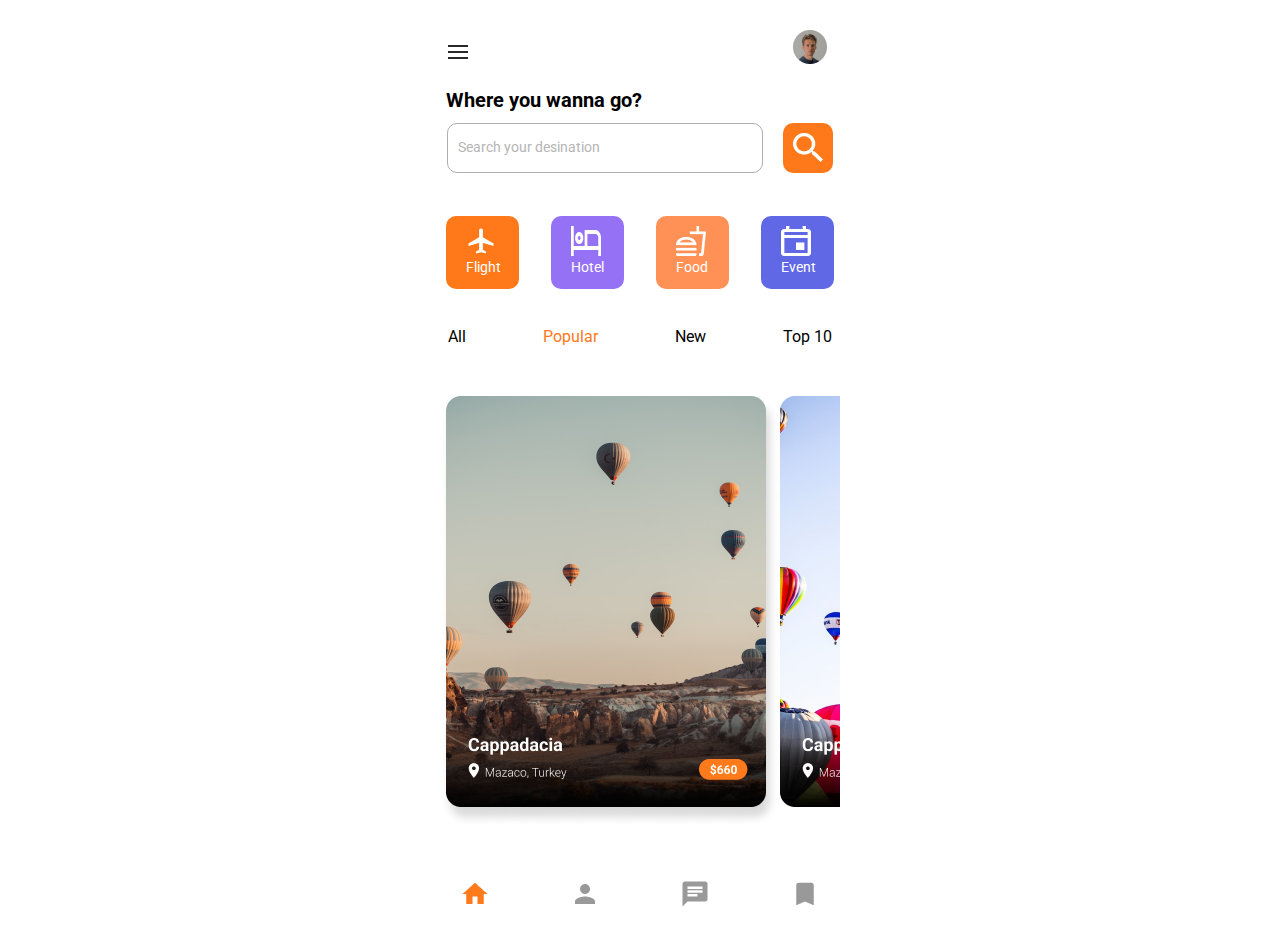
<file: index.html>
<!DOCTYPE html>
    <html lang="en">
    <head>
        <meta charset="UTF-8">
        <meta http-equiv="X-UA-Compatible" content="IE=edge">
        <meta name="viewport" content="width=device-width, initial-scale=1.0">
        <title>Document</title>
        <link rel="stylesheet" href="./css/confi.css">
        <link rel="stylesheet" href="./css/index.css">
        <link rel="preconnect" href="https://fonts.googleapis.com">
        <link rel="preconnect" href="https://fonts.gstatic.com" crossorigin>
        <link href="https://fonts.googleapis.com/css2?family=Roboto:ital,wght@0,100;0,300;0,500;0,700;0,900;1,100;1,300;1,400;1,500;1,700;1,900&display=swap" rel="stylesheet">

    </head>
    <body>
        
        </div>
        <div class="telefono">
            
            <header class="encabezado">    
                <img src="./img/menu.png" alt="" class="menu">
                <img src="./img/perfil.png" alt="" class="perfil">
            </header>
            
            <br><br>
            
            <div class="texto1">
                <p>
                    <b>
                        Where you wanna go?
                    </b>
                </p>
            </div>
            
            <br>
            
            <div class="Search">
                <div class="busqueda">
                    <p class="texBusqueda">
                        Search your desination
                    </p>
                </div>
                <div class="naranjaBusqueda">
                    <img src="./img/busqueda.png" alt="">
                </div>
            </div>

            <div class="botones">
                <div class="viaje">
                    <img src="/img/viaje.png" alt=""> 
                    <p>
                        Flight
                    </p>
                </div>
                <div class="hotel">
                    <img src="/img/hotel.png" alt="">
                    <p>
                        Hotel
                    </p>
                </div>
                <div class="comida">
                    <img src="/img/comida.png" alt="">
                    <p>
                        Food
                    </p>
                </div>
                <div class="evento">
                    <img src="/img/calendario.png" alt="">
                    <p>
                        Event
                    </p>
                </div>
            </div>

            <div class="texto2">
                <div>
                    <p class="All">
                        All
                    </p>
                </div>
                <div>
                    <p class="textoNaranja">
                        Popular
                    </p>
                </div>
                <div>
                    <p class="New">
                        New
                    </p>
                </div>
                <div>
                    <p class="Top">
                        Top 10
                    </p>
                </div>
            </div>

            <div class="imagenes">
                <div>
                    <a href="./globos_grises_grande.html">
                        <img src="./img/globos_grises1.png" alt="">
                    </a>
                </div>
                <div>
                    <a href="./globos_colores.html"> 
                        <img src="./img/globos_colores1.png" alt="">
                    </a>
                </div>
            </div>

            <div>
                <footer class="piePagina">
                    <div>
                        <img src="./img/principal.png" alt="" class="img1">
                    </div>
                    <div>
                        <img src="./img/usuario.png" alt="" class="img2">
                    </div>
                    <div>
                        <img src="./img/comentarios.png" alt="" class="img3">
                    </div>
                    <div>
                        <img src="./img/favoritos.png" alt="" class="img4">
                    </div>
                </footer>
            </div>
        </div>     
    </body>
    </html>
</file>
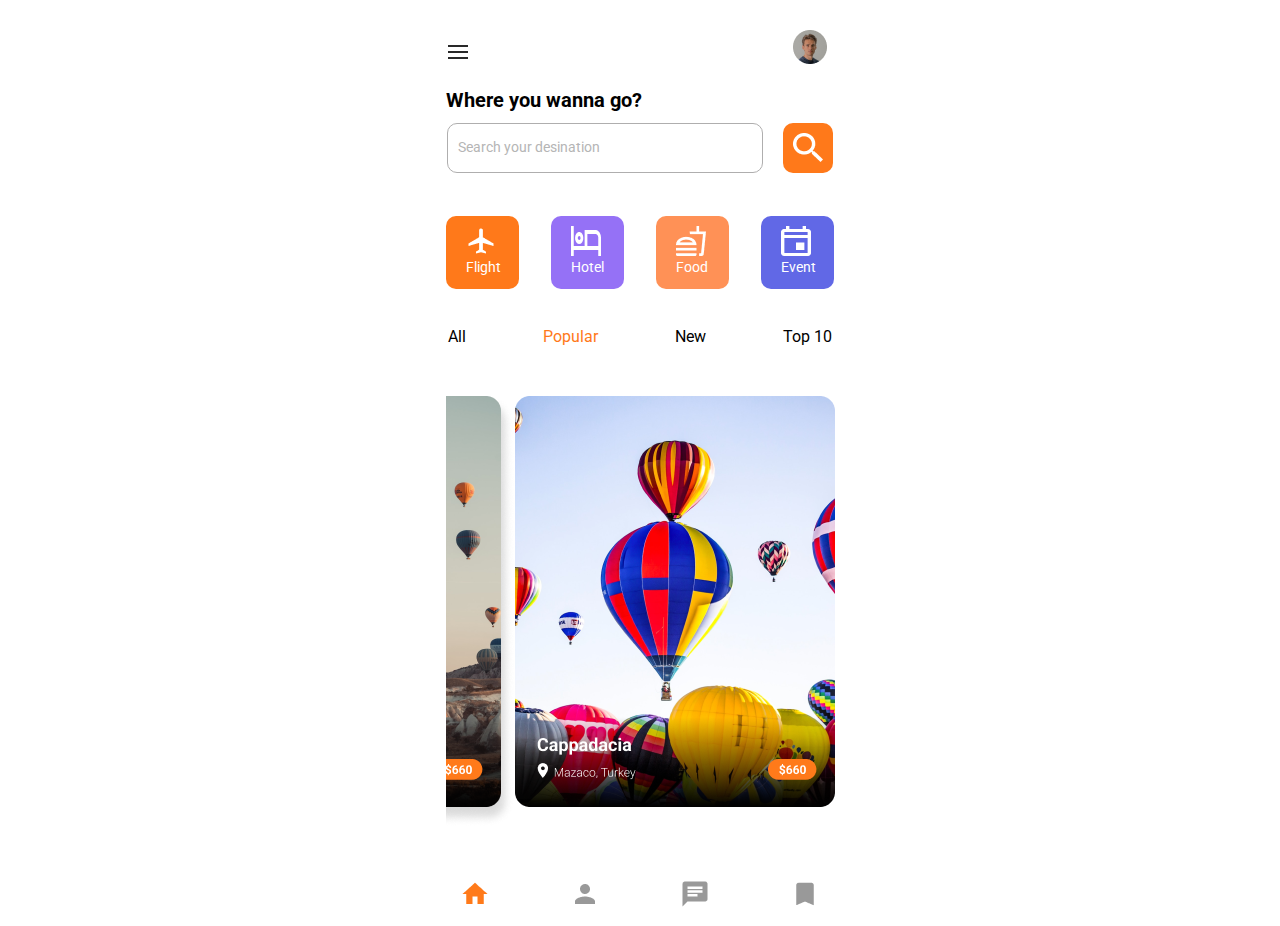
<file: globos_colores.html>
<!DOCTYPE html>
    <html lang="en">
    <head>
        <meta charset="UTF-8">
        <meta http-equiv="X-UA-Compatible" content="IE=edge">
        <meta name="viewport" content="width=device-width, initial-scale=1.0">
        <title>Document</title>
        <link rel="stylesheet" href="./css/confi.css">
        <link rel="stylesheet" href="./css/globos_colores.css">
        <link rel="preconnect" href="https://fonts.googleapis.com">
        <link rel="preconnect" href="https://fonts.gstatic.com" crossorigin>
        <link href="https://fonts.googleapis.com/css2?family=Roboto:ital,wght@0,100;0,300;0,500;0,700;0,900;1,100;1,300;1,400;1,500;1,700;1,900&display=swap" rel="stylesheet">

    </head>
    <body>
        
        </div>
        <div class="telefono">
            
            <header class="encabezado">    
                <img src="./img/menu.png" alt="" class="menu">
                <img src="./img/perfil.png" alt="" class="perfil">
            </header>
            
            <br><br>
            
            <div class="texto1">
                <p>
                    <b>
                        Where you wanna go?
                    </b>
                </p>
            </div>
            
            <br>
            
            <div class="Search">
                <div class="busqueda">
                    <p class="texBusqueda">
                        Search your desination
                    </p>
                </div>
                <div class="naranjaBusqueda">
                    <img src="./img/busqueda.png" alt="">
                </div>
            </div>

            <div class="botones">
                <div class="viaje">
                    <img src="/img/viaje.png" alt=""> 
                    <p>
                        Flight
                    </p>
                </div>
                <div class="hotel">
                    <img src="/img/hotel.png" alt="">
                    <p>
                        Hotel
                    </p>
                </div>
                <div class="comida">
                    <img src="/img/comida.png" alt="">
                    <p>
                        Food
                    </p>
                </div>
                <div class="evento">
                    <img src="/img/calendario.png" alt="">
                    <p>
                        Event
                    </p>
                </div>
            </div>

            <div class="texto2">
                <div>
                    <p class="All">
                        All
                    </p>
                </div>
                <div>
                    <p class="textoNaranja">
                        Popular
                    </p>
                </div>
                <div>
                    <p class="New">
                        New
                    </p>
                </div>
                <div>
                    <p class="Top">
                        Top 10
                    </p>
                </div>
            </div>

            <div class="imagenes">
                <div>
                    <a href="./index.html"> 
                        <img src="./img/globos_grises2.png" alt="">
                    </a>
                </div>
                <div>
                    <img src="./img/globos_colores2.png" alt="">
                </div>
            </div>

            <div>
                <footer class="piePagina">
                    <div>
                        <img src="./img/principal.png" alt="" class="img1">
                    </div>
                    <div>
                        <img src="./img/usuario.png" alt="" class="img2">
                    </div>
                    <div>
                        <img src="./img/comentarios.png" alt="" class="img3">
                    </div>
                    <div>
                        <img src="./img/favoritos.png" alt="" class="img4">
                    </div>
                </footer>
            </div>
        </div>     
    </body>
    </html>
</file>
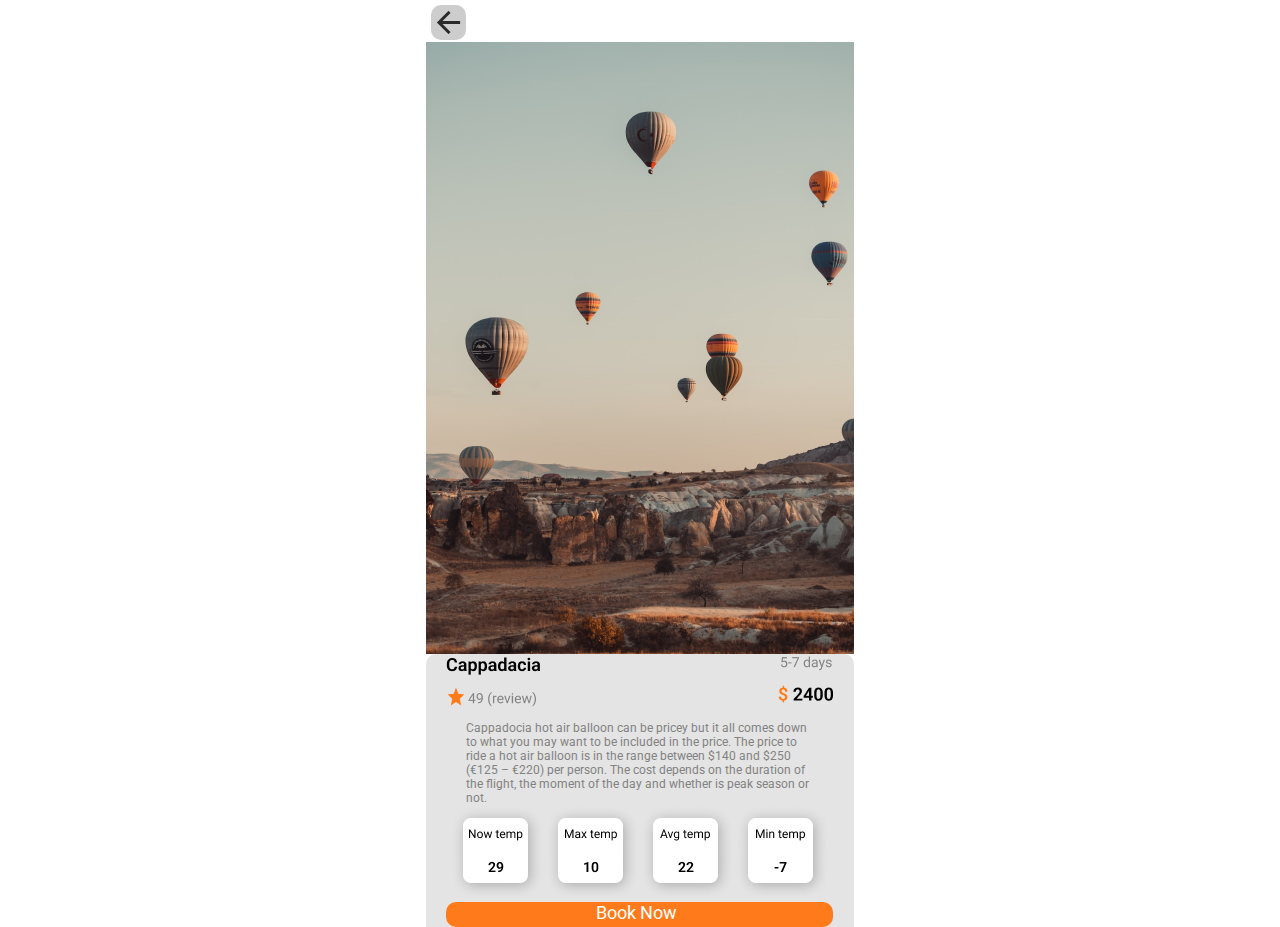
<file: globos_grises_grande.html>
<!DOCTYPE html>
    <html lang="en">
    <head>
        <meta charset="UTF-8">
        <meta http-equiv="X-UA-Compatible" content="IE=edge">
        <meta name="viewport" content="width=device-width, initial-scale=1.0">
        <title>Document</title>
        <link rel="stylesheet" href="./css/confi.css">
        <link rel="stylesheet" href="./css/globos_grises_grande.css">
        <link rel="preconnect" href="https://fonts.googleapis.com">
        <link rel="preconnect" href="https://fonts.gstatic.com" crossorigin>
        <link href="https://fonts.googleapis.com/css2?family=Roboto:ital,wght@0,100;0,300;0,500;0,700;0,900;1,100;1,300;1,400;1,500;1,700;1,900&display=swap" rel="stylesheet">

    </head>
    <body>
        
        </div>
        <div class="telefono">
            
                <div class="volver">
                    <a href="./index.html">
                            <img src="./img/regresar.png" alt="" class="volverImagen">
                    </a>

                </div>
            </header>
            <img src="./img/globos_grises3.png" alt="" class="globos">
            <div class="descripcion">
                <div class="tituloDescripcion">
                    <div>
                        <img src="./img/calificacion.png" alt="" class="calificacion">
                    </div>
                    <div>
                        <img src="./img/precio.png" alt="">
                    </div>
                </div>
                <div class="texto">
                    <p class="textoDescripcion">
                        Cappadocia hot air balloon can be pricey but it all comes down to what you may want to be included in the price. The price to ride a hot air balloon is in the range between $140 and $250 (€125 – €220) per person.
                        The cost depends on the duration of the flight, the moment of the day and whether is peak season or not.
                    </p>
                </div>
                <div class="cuadrosDescripcion">
                    <div>
                        <img src="./img/cuadro1.png" alt="">
                    </div>
                    <div>
                        <img src="./img/cuadro2.png" alt="">
                    </div>
                    <div>
                        <img src="./img/cuadro3.png" alt="">
                    </div>
                    <div>
                        <img src="./img/cuadro4.png" alt="">
                    </div>
                </div>

                <div class="rectanguloNaranja">
                    <div class="textoNaranja">
                        <p>
                            Book Now
                        </p>
                    </div>
                </div>
            </div>
        </div>     
    </body>
    </html>
</file>
<file: css/confi.css>
*{
    margin: 0;
    padding: 0;
    box-sizing: border-box;
}
html, body{
    font-size: 10px;
    font-family: 'Roboto', sans-serif;
}
:root{
    --naranja-darck: #ff791a;
    --morado:   #9571F6;
    --naranja: #FF9156;
    --azul-palido: #6168E6;
    --negro: #292929;
}
</file>
<file: css/index.css>
.telefono {
    width: 42.8rem;
    height: 92.6rem;
    margin: auto;
    align-content: center;

}
.encabezado{
    margin-top: 1.5rem;
}
.menu{
    margin-left: 2rem;
    margin-right: 75%;
}
.texto1{
    font-size: 2rem;
    margin-left: 2rem;
}
.Search{
    display: flex;
    justify-content: center;

    flex-direction: row;

}
.busqueda{
    background-color: rgb(255, 255, 255);
    border: 0.5px solid rgb(175, 174, 174);
    width: 31.6rem;
    height: 5rem;
    border-radius: 1rem;
}
.texBusqueda{
    font-size: 1.4rem;
    margin-top: 1.5rem;
    margin-left: 1rem;
    color: #b5b5b5;

}
.naranjaBusqueda{
    background-color: #ff791a;
    width: 5rem;
    height: 5rem;
    border-radius: 1rem;

    margin-left: 2rem;
}
.naranjaBusqueda img{
    margin-top: 1rem;
    margin-left: 1rem;
    
}

.botones{
    margin-top: 4.3rem;
    display: flex;
    justify-content: center;

    flex-direction: row;
    
}

.viaje{
    background-color: #ff791a;
    width: 7.3rem;
    height: 7.3rem;
    font-size: 1.4rem;
    margin-right: 3.2rem;
    border-radius: 1rem;
}
.viaje img{
    width: 3rem;
    height: 3rem;
    margin-top: 1rem;
    margin-left: 2rem;
}
.viaje p{
    color: white;
    margin-left: 2rem;
}

.hotel{
    background-color: #9571F6;
    width: 7.3rem;
    height: 7.3rem;
    font-size: 1.4rem;
    margin-right: 3.2rem;
    border-radius: 1rem;
}
.hotel img{
    width: 3rem;
    height: 3rem;
    margin-top: 1rem;
    margin-left: 2rem;
}
.hotel p{
    color: white;
    margin-left: 2rem;
}

.comida{
    background-color: #FF9156;
    width: 7.3rem;
    height: 7.3rem;
    font-size: 1.4rem;
    margin-right: 3.2rem;
    border-radius: 1rem;
}
.comida img{
    width: 3rem;
    height: 3rem;
    margin-top: 1rem;
    margin-left: 2rem;
}
.comida p{
    color: white;
    margin-left: 2rem;
}

.evento{
    background-color: #6168E6;
    width: 7.3rem;
    height: 7.3rem;
    font-size: 1.4rem;
    border-radius: 1rem;
}
.evento img{
    width: 3rem;
    height: 3rem;
    margin-top: 1rem;
    margin-left: 2rem;
}
.evento p{
    color: white;
    margin-left: 2rem;
}

.texto2{
    margin-top: 3.8rem;
    display: flex;
    justify-content: center;

    flex-direction: row;
}

.All{
    font-size: 1.6rem;
    margin-right: 7.7rem;
}
.textoNaranja{
    color: #ff791a;
    font-size: 1.6rem;
    margin-right: 7.7rem;
}
.New{
    font-size: 1.6rem;
    margin-right: 7.7rem;
}
.Top{
    font-size: 1.6rem;
}

.imagenes{
    display: flex;
    justify-content: center;

    flex-direction: row;

    margin-top: 5rem;
    margin-bottom: 5rem;
}

.piePagina{
    display: flex;
    justify-content: center;

    flex-direction: row;
}
.img1{
    margin-right: 8rem;
}
.img2{
    margin-right: 8rem;
}
.img3{
    margin-right: 8rem;
}
</file>
<file: css/globos_colores.css>
.telefono {
    width: 42.8rem;
    height: 92.6rem;
    margin: auto;
    align-content: center;

}
.encabezado{
    margin-top: 1.5rem;
}
.menu{
    margin-left: 2rem;
    margin-right: 75%;
}
.texto1{
    font-size: 2rem;
    margin-left: 2rem;
}
.Search{
    display: flex;
    justify-content: center;

    flex-direction: row;

}
.busqueda{
    background-color: rgb(255, 255, 255);
    border: 0.5px solid rgb(175, 174, 174);
    width: 31.6rem;
    height: 5rem;
    border-radius: 1rem;
}
.texBusqueda{
    font-size: 1.4rem;
    margin-top: 1.5rem;
    margin-left: 1rem;
    color: #b5b5b5;

}
.naranjaBusqueda{
    background-color: #ff791a;
    width: 5rem;
    height: 5rem;
    border-radius: 1rem;

    margin-left: 2rem;
}
.naranjaBusqueda img{
    margin-top: 1rem;
    margin-left: 1rem;
    
}

.botones{
    margin-top: 4.3rem;
    display: flex;
    justify-content: center;

    flex-direction: row;
    
}

.viaje{
    background-color: #ff791a;
    width: 7.3rem;
    height: 7.3rem;
    font-size: 1.4rem;
    margin-right: 3.2rem;
    border-radius: 1rem;
}
.viaje img{
    width: 3rem;
    height: 3rem;
    margin-top: 1rem;
    margin-left: 2rem;
}
.viaje p{
    color: white;
    margin-left: 2rem;
}

.hotel{
    background-color: #9571F6;
    width: 7.3rem;
    height: 7.3rem;
    font-size: 1.4rem;
    margin-right: 3.2rem;
    border-radius: 1rem;
}
.hotel img{
    width: 3rem;
    height: 3rem;
    margin-top: 1rem;
    margin-left: 2rem;
}
.hotel p{
    color: white;
    margin-left: 2rem;
}

.comida{
    background-color: #FF9156;
    width: 7.3rem;
    height: 7.3rem;
    font-size: 1.4rem;
    margin-right: 3.2rem;
    border-radius: 1rem;
}
.comida img{
    width: 3rem;
    height: 3rem;
    margin-top: 1rem;
    margin-left: 2rem;
}
.comida p{
    color: white;
    margin-left: 2rem;
}

.evento{
    background-color: #6168E6;
    width: 7.3rem;
    height: 7.3rem;
    font-size: 1.4rem;
    border-radius: 1rem;
}
.evento img{
    width: 3rem;
    height: 3rem;
    margin-top: 1rem;
    margin-left: 2rem;
}
.evento p{
    color: white;
    margin-left: 2rem;
}

.texto2{
    margin-top: 3.8rem;
    display: flex;
    justify-content: center;

    flex-direction: row;
}

.All{
    font-size: 1.6rem;
    margin-right: 7.7rem;
}
.textoNaranja{
    color: #ff791a;
    font-size: 1.6rem;
    margin-right: 7.7rem;
}
.New{
    font-size: 1.6rem;
    margin-right: 7.7rem;
}
.Top{
    font-size: 1.6rem;
}

.imagenes{
    display: flex;
    justify-content: center;

    flex-direction: row;

    margin-top: 5rem;
    margin-bottom: 5rem;
}

.piePagina{
    display: flex;
    justify-content: center;

    flex-direction: row;
}
.img1{
    margin-right: 8rem;
}
.img2{
    margin-right: 8rem;
}
.img3{
    margin-right: 8rem;
}
</file>
<file: css/globos_grises_grande.css>
.telefono {

    width: 42.8rem;
    height: 92.6rem;
    margin: auto;
    align-content: center;
    display: flex;
    position: relative;

    flex-direction: column;

}
.volever{
    position: absolute;
    top: 15rem;
}
.volverImagen{
    background-color: rgb(205, 205, 205);
    border-radius: 1rem;
    margin-top: 0.5rem;
    margin-left: 0.5rem;
}
.descripcion{
    background-color: rgb(228, 228, 228);
    border-radius: 1rem;
    border-bottom-left-radius: 0;
    border-bottom-right-radius: 0;
}
.tituloDescripcion{
    display: flex;
    justify-content: center;

    flex-direction: row;
}
.calificacion{
    margin-right: 23.7rem;
}
.textoDescripcion{
    color: #828282;
    font-size: 1.2rem;
    margin-top: 1rem;
    margin-left: 4rem;
    width: 35rem;
}
.cuadrosDescripcion{
    display: flex;
    justify-content: center;

    flex-direction: row;
}
.rectanguloNaranja{
    background-color: #FF7A1A;
    width: 38.7rem;
    height: 2.5rem;
    margin-left: 2rem;
    border-radius: 1rem;
}
.textoNaranja{
    width: 70rem;
    font-size: 1.8rem;
    color: white;
    margin-left: 15rem;
}
</file>
